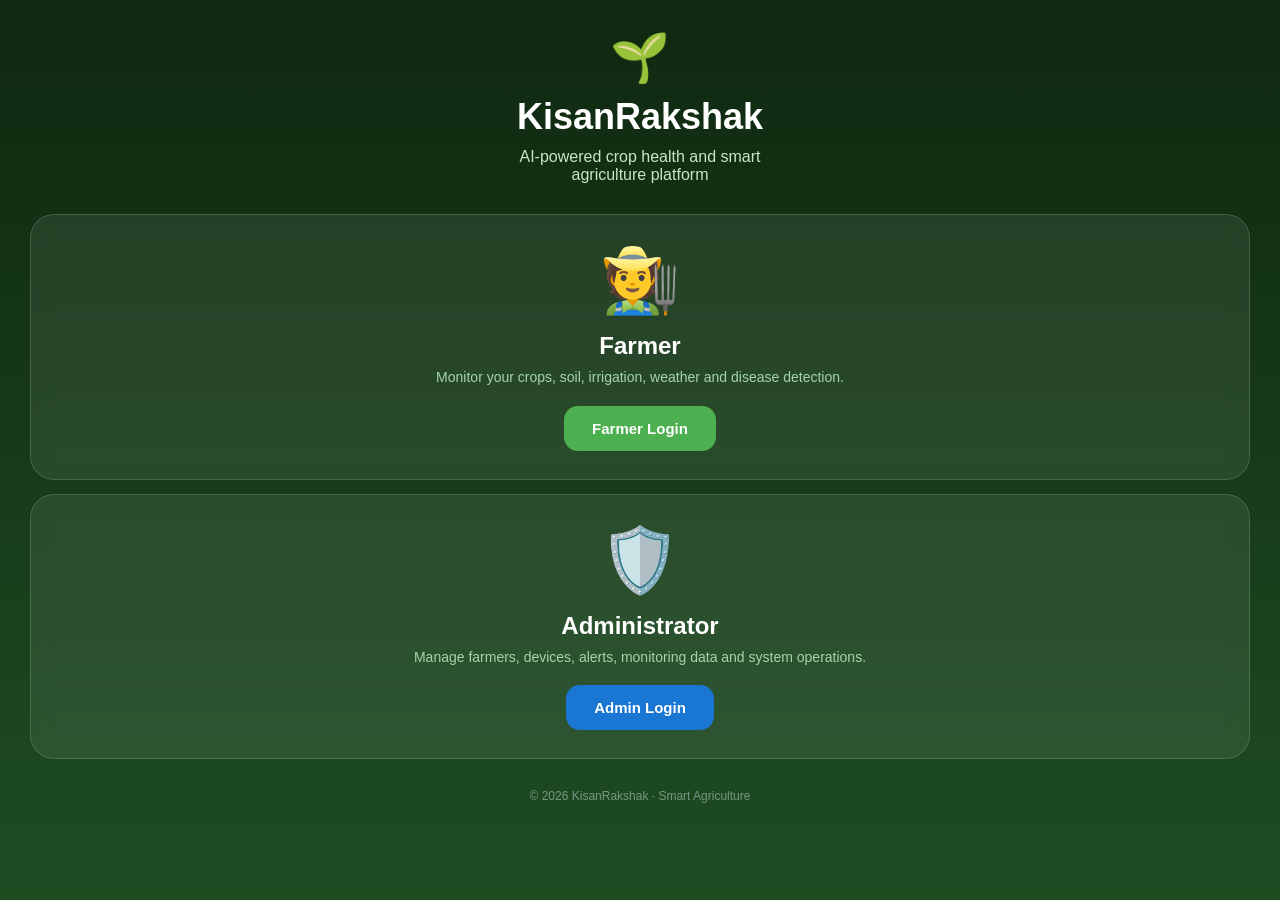
<file: frontend/index.html>
<!DOCTYPE html>
<html lang="en">
<head>
<meta charset="UTF-8">
<meta name="viewport" content="width=device-width, initial-scale=1.0">
<title>KisanRakshak - Smart Agriculture</title>
<style>
:root{--green:#2e7d32;--dark:#0f2810;--bg:#f5f7f2;--card:#fff;--blue:#1976d2}
*{margin:0;padding:0;box-sizing:border-box;font-family:'Segoe UI',sans-serif}
body{background:var(--bg)}
.page{display:none}.page.active{display:block}

/* LANDING PAGE - Your Screenshot */
#landing{background:linear-gradient(180deg,#0f2810,#1e4d22);min-height:100vh;color:white;text-align:center;padding:20px}
#landing .logo{font-size:48px;margin-top:10px}
#landing h1{font-size:36px;margin-top:10px}
#landing .sub{color:#c8e6c9;margin:10px 0 30px 0}
.role-card{background:rgba(255,255,255,0.08);backdrop-filter:blur(10px);border:1px solid rgba(255,255,255,0.15);border-radius:24px;padding:28px;margin:14px 10px}
.role-card .emoji{font-size:64px}
.role-card h2{margin:14px 0 8px 0}
.role-card p{color:#a5d6a7;font-size:14px;line-height:1.4}
.btn{border:none;border-radius:14px;padding:14px 28px;font-weight:700;font-size:15px;cursor:pointer;margin-top:18px}
.btn-green{background:#4caf50;color:white}
.btn-blue{background:#1976d2;color:white}
.footer{margin-top:30px;color:#789784;font-size:12px}

/* NAV */
.navbar{background:var(--card);padding:12px 16px;display:flex;flex-wrap:wrap;justify-content:space-between;border-bottom:1px solid #e6ece3;position:sticky;top:0;z-index:10}
.nav-links{display:flex;gap:8px;flex-wrap:wrap;margin-top:8px;width:100%}
.nav-links a{padding:6px 12px;background:#e8f5e9;border-radius:20px;font-size:13px;text-decoration:none;color:#2e4a2e;cursor:pointer}
.nav-links a.active{background:var(--green);color:white}
.card{background:var(--card);margin:12px;border-radius:18px;padding:18px;box-shadow:0 6px 18px rgba(0,0,0,0.06)}
.input, .select{width:100%;padding:12px;border:1px solid #e0e6dc;border-radius:12px;margin-top:4px}
.drop{border:2px dashed #a5d6a7;background:#f1f8e9;border-radius:14px;padding:24px;text-align:center;cursor:pointer}
.grid2{display:grid;grid-template-columns:1fr 1fr;gap:10px}
.sensor{border:1px solid #e6ece3;border-radius:14px;padding:12px;text-align:center}
.badge{background:#e8f5e9;color:var(--green);padding:6px 12px;border-radius:20px;font-size:12px}
.switch{width:46px;height:26px;background:#ccc;border-radius:20px;position:relative;cursor:pointer}
.switch.on{background:var(--green)} .knob{width:20px;height:20px;background:white;border-radius:50%;position:absolute;top:3px;left:3px;transition:.3s} .switch.on .knob{left:23px}
</style>
</head>
<body>

<!-- PAGE 1: LANDING - Your 2 screenshots -->
<div id="landing" class="page active">
  <div class="logo">🌱</div>
  <h1>KisanRakshak</h1>
  <p class="sub">AI-powered crop health and smart<br>agriculture platform</p>
  
  <div class="role-card">
    <div class="emoji">🧑‍🌾</div>
    <h2>Farmer</h2>
    <p>Monitor your crops, soil, irrigation, weather and disease detection.</p>
    <button class="btn btn-green" onclick="showPage('farmer-login')">Farmer Login</button>
  </div>
  
  <div class="role-card">
    <div class="emoji">🛡️</div>
    <h2>Administrator</h2>
    <p>Manage farmers, devices, alerts, monitoring data and system operations.</p>
    <button class="btn btn-blue" onclick="showPage('admin-login')">Admin Login</button>
  </div>
  
  <div class="footer">© 2026 KisanRakshak · Smart Agriculture</div>
</div>

<!-- PAGE 2: FARMER LOGIN -->
<div id="farmer-login" class="page">
  <div style="background:var(--dark);color:white;padding:30px 20px;text-align:center"><h2>🌱 Farmer Login</h2></div>
  <div class="card">
    <label>Mobile Number</label><input class="input" placeholder="+91 98XXXX XXXXX" value="98XXXX XXXXX">
    <label style="margin-top:12px;display:block">Password</label><input class="input" type="password" value="123456">
    <button class="btn btn-green" style="width:100%;margin-top:16px" onclick="showPage('dashboard')">Login as Farmer</button>
    <p style="text-align:center;margin-top:12px"><a href="#" onclick="showPage('landing')">← Back</a></p>
  </div>
</div>

<!-- PAGE 3: DASHBOARD - Your 5:57 screenshot -->
<div id="dashboard" class="page">
  <div class="navbar">
    <div>🌱 <b>Smart Agriculture</b> Farm Monitor</div>
    <div class="nav-links">
      <a class="active" onclick="showPage('dashboard')">📊 Dashboard</a>
      <a onclick="showPage('disease')">📷 Disease Detection</a>
      <a onclick="showPage('irrigation')">💧 Smart Irrigation</a>
      <a onclick="showPage('settings')">⚙️ Settings</a>
    </div>
  </div>
  <div style="padding:12px 16px"><span class="badge">LIVE FARM MONITORING</span><span style="float:right;font-size:12px">Logged in as Farmer</span></div>
  <div class="card">
    <h1>Good Morning,<br>Farmer!</h1>
    <p style="color:#666;margin:8px 0">Your crops are being monitored 24/7. Here's today's overview.</p>
    <div class="grid2">
      <div class="sensor"><b>1 Zone Active</b><br><span style="font-size:11px;color:#666">LIVE DATA - Connected field data is updating in real time</span></div>
      <div class="sensor"><b id="moist">42%</b><br><span>Soil Moisture</span></div>
      <div class="sensor"><b id="temp">27°C</b><br><span>Temperature</span></div>
      <div class="sensor"><b style="color:var(--green)">Healthy</b><br><span>Crop Status</span></div>
    </div>
  </div>
</div>

<!-- PAGE 4: DISEASE DETECTION -->
<div id="disease" class="page">
  <div class="navbar"><div class="nav-links"><a onclick="showPage('dashboard')">📊 Dashboard</a><a class="active">📷 Disease Detection</a><a onclick="showPage('irrigation')">💧 Smart Irrigation</a><a onclick="showPage('settings')">⚙️ Settings</a></div></div>
  <div class="card">
    <h3>Upload a Crop / Leaf Photo</h3>
    <p style="font-size:11px;color:#777">Connect a real model via detectDisease() in api.js</p>
    <div class="drop" onclick="document.getElementById('fileInput').click()">
      📷<br><b>Drag & drop an image here, or click to browse</b><br><span style="font-size:11px">JPEG, PNG or WEBP</span>
      <input type="file" id="fileInput" hidden accept="image/*"><img id="preview" style="max-width:100%;margin-top:10px;display:none;border-radius:10px">
    </div>
    <button class="btn btn-green" id="analyzeBtn" style="width:100%;margin-top:12px" disabled>✦ Analyze Image</button>
    <div id="result" style="margin-top:12px;background:#f9fbe7;padding:12px;border-radius:10px">🌿 Upload a leaf photo to see diagnosis</div>
  </div>
</div>

<!-- PAGE 5: IRRIGATION -->
<div id="irrigation" class="page">
  <div class="navbar"><div class="nav-links"><a onclick="showPage('dashboard')">📊 Dashboard</a><a onclick="showPage('disease')">📷 Disease</a><a class="active">💧 Smart Irrigation</a><a onclick="showPage('settings')">⚙️ Settings</a></div></div>
  <div class="card">
    <h3>💧 Irrigation Status</h3>
    <div class="grid2" style="margin-top:10px"><div class="sensor"><b id="moist2">42%</b><br><span>Soil Moisture</span></div><div class="sensor"><b>27°C</b><br><span>Soil Temp</span></div></div>
    <div style="display:flex;justify-content:space-between;margin-top:14px"><span><b>Water Pump</b><br><span id="pumpSt" style="font-size:12px;color:green">● OFF</span></span><div class="switch" id="pumpSw" onclick="togglePump()"><div class="knob"></div></div></div>
    <button class="btn btn-green" style="width:100%;background:#0288d1;margin-top:12px" onclick="togglePump(true)">💧 Irrigate Now</button>
  </div>
</div>

<!-- PAGE 6: SETTINGS - Your other screenshots -->
<div id="settings" class="page">
  <div class="navbar"><div class="nav-links"><a onclick="showPage('dashboard')">📊 Dashboard</a><a onclick="showPage('settings')" class="active">⚙️ Settings</a></div></div>
  <div class="card"><h3>👤 Profile</h3><label>Farmer Name</label><input class="input" value="Ramesh Patil"><label style="margin-top:8px;display:block">Farm Location</label><input class="input" value="Phaltan, Maharashtra"></div>
  <div class="card"><h3>⚙️ Preferences</h3><div style="display:flex;justify-content:space-between;margin-top:10px"><span>Dark Mode</span><div class="switch" onclick="this.classList.toggle('on')"><div class="knob"></div></div></div></div>
  <button class="btn btn-green" style="margin:12px;width:calc(100% - 24px)" onclick="alert('Saved!')">💾 Save Changes</button>
  <button class="btn" style="margin:0 12px;width:calc(100% - 24px);background:#fff3e0;color:#e65100" onclick="showPage('landing')">🚪 Log out</button>
</div>

<script>
function showPage(id){document.querySelectorAll('.page').forEach(p=>p.classList.remove('active'));document.getElementById(id).classList.add('active');window.scrollTo(0,0);}
// Disease
let file=null;const fi=document.getElementById('fileInput');if(fi){fi.onchange=e=>{file=e.target.files[0];let pre=document.getElementById('preview');pre.src=URL.createObjectURL(file);pre.style.display='block';document.getElementById('analyzeBtn').disabled=false;};}
document.getElementById('analyzeBtn').onclick=async function(){this.textContent='Analyzing...';await new Promise(r=>setTimeout(r,1500));document.getElementById('result').innerHTML='<div style="border-left:4px solid #4caf50;background:#e8f5e9;padding:10px;border-radius:8px"><b>Healthy Leaf - 98.1%</b><br>Recommendation: Crop is healthy!</div>';this.textContent='✦ Analyze Image';};
// Live data
setInterval(()=>{let m=Math.round(35+Math.random()*20);let el=document.getElementById('moist');if(el)el.textContent=m+'%';let el2=document.getElementById('moist2');if(el2)el2.textContent=m+'%';},2000);
function togglePump(force){let sw=document.getElementById('pumpSw');let st=document.getElementById('pumpSt');let on=force!==undefined?force:!sw.classList.contains('on');sw.classList.toggle('on',on);st.innerHTML=on?'● ON - Irrigating...':'● OFF';st.style.color=on?'#0288d1':'green';}
</script>
</body>
</html>
</file>
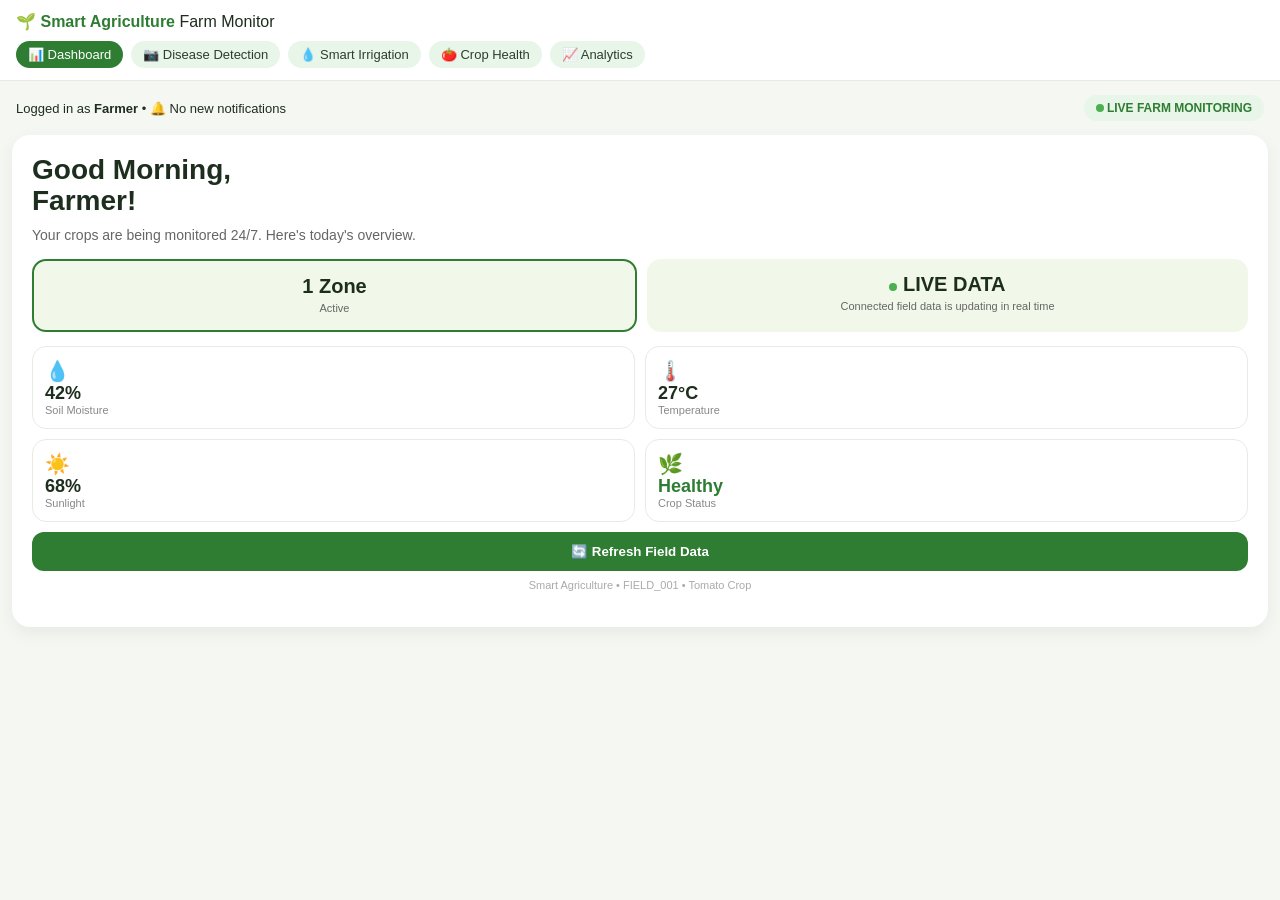
<file: frontend/farmer-dashboard.html>
<!DOCTYPE html>
<html lang="en">
<head>
<meta charset="UTF-8">
<meta name="viewport" content="width=device-width, initial-scale=1.0">
<title>Dashboard - Smart Agriculture</title>
<style>
:root{--green:#2e7d32;--light:#e8f5e9;--bg:#f5f7f2;--card:#fff;--border:#e6ece3}
*{margin:0;padding:0;box-sizing:border-box;font-family:'Segoe UI',sans-serif}
body{background:var(--bg);color:#1e2e1e}
.navbar{background:var(--card);padding:12px 16px;display:flex;flex-wrap:wrap;justify-content:space-between;align-items:center;border-bottom:1px solid var(--border);position:sticky;top:0;z-index:10}
.logo b{color:var(--green)}
.nav-links{width:100%;margin-top:10px;display:flex;flex-wrap:wrap;gap:8px}
.nav-links a{text-decoration:none;color:#2c3e2c;background:var(--light);padding:6px 12px;border-radius:20px;font-size:13px}
.nav-links a:first-child{background:var(--green);color:white}
.top{padding:14px 16px;display:flex;justify-content:space-between;align-items:center}
.badge-live{background:#e8f5e9;color:var(--green);padding:6px 12px;border-radius:20px;font-size:12px;font-weight:600}
.card{background:var(--card);margin:0 12px 14px 12px;border-radius:18px;padding:20px;box-shadow:0 6px 18px rgba(0,0,0,0.06)}
.hero h1{font-size:28px;line-height:1.1}
.hero p{color:#666;margin:10px 0 16px 0;font-size:14px}
.stats{display:flex;gap:10px;margin-top:12px}
.stat{flex:1;background:#f1f8e9;border-radius:14px;padding:14px;text-align:center}
.stat b{font-size:20px;display:block}
.stat span{font-size:11px;color:#666}
.stat.active{border:2px solid var(--green)}
.grid{display:grid;grid-template-columns:1fr 1fr;gap:10px;margin-top:14px}
.sensor{border:1px solid var(--border);border-radius:14px;padding:12px}
.sensor b{font-size:18px}
.sensor span{font-size:11px;color:#888;display:block}
.sensor .icon{font-size:20px}
.btn{width:100%;background:var(--green);color:white;border:none;padding:12px;border-radius:12px;font-weight:600;margin-top:10px}
.dot{width:8px;height:8px;background:#4caf50;border-radius:50%;display:inline-block;animation:blink 1s infinite}
@keyframes blink{0%,100%{opacity:1} 50%{opacity:0.3}}
</style>
</head>
<body>

<div class="navbar">
  <div class="logo">🌱 <b>Smart Agriculture</b> Farm Monitor</div>
  <div class="nav-links">
    <a>📊 Dashboard</a>
    <a>📷 Disease Detection</a>
    <a>💧 Smart Irrigation</a>
    <a>🍅 Crop Health</a>
    <a>📈 Analytics</a>
  </div>
</div>

<div class="top">
  <span style="font-size:13px">Logged in as <b>Farmer</b> • 🔔 No new notifications</span>
  <span class="badge-live"><span class="dot"></span> LIVE FARM MONITORING</span>
</div>

<div class="card hero">
  <h1>Good Morning,<br>Farmer!</h1>
  <p>Your crops are being monitored 24/7. Here's today's overview.</p>
  
  <div class="stats">
    <div class="stat active">
      <b>1 Zone</b>
      <span>Active</span>
    </div>
    <div class="stat">
      <b><span class="dot"></span> LIVE DATA</b>
      <span>Connected field data is updating in real time</span>
    </div>
  </div>

  <div class="grid" id="fieldData">
    <div class="sensor"><div class="icon">💧</div><b id="moist">42%</b><span>Soil Moisture</span></div>
    <div class="sensor"><div class="icon">🌡️</div><b id="temp">27°C</b><span>Temperature</span></div>
    <div class="sensor"><div class="icon">☀️</div><b id="light">68%</b><span>Sunlight</span></div>
    <div class="sensor"><div class="icon">🌿</div><b style="color:var(--green)">Healthy</b><span>Crop Status</span></div>
  </div>

  <button class="btn" onclick="location.reload()">🔄 Refresh Field Data</button>
  <p style="text-align:center;font-size:11px;color:#aaa;margin-top:8px">Smart Agriculture • FIELD_001 • Tomato Crop</p>
</div>

<script>
// Simulate live field data - replace with real API later
let m=42, t=27, l=68;
setInterval(()=>{
  m=Math.max(20,Math.min(80,m+(Math.random()-0.5)));
  t=Math.max(22,Math.min(35,t+(Math.random()-0.5)*0.5));
  l=Math.max(40,Math.min(95,l+(Math.random()-0.5)));
  document.getElementById('moist').textContent=Math.round(m)+'%';
  document.getElementById('temp').textContent=Math.round(t)+'°C';
  document.getElementById('light').textContent=Math.round(l)+'%';
},2000);

// For REAL ESP32 / Firebase:
// async function loadFieldData(){
//   const res = await fetch('http://YOUR_ESP_IP/data');
//   const data = await res.json();
//   document.getElementById('moist').textContent=data.moisture+'%';
// }
</script>
</body>
</html>
</file>
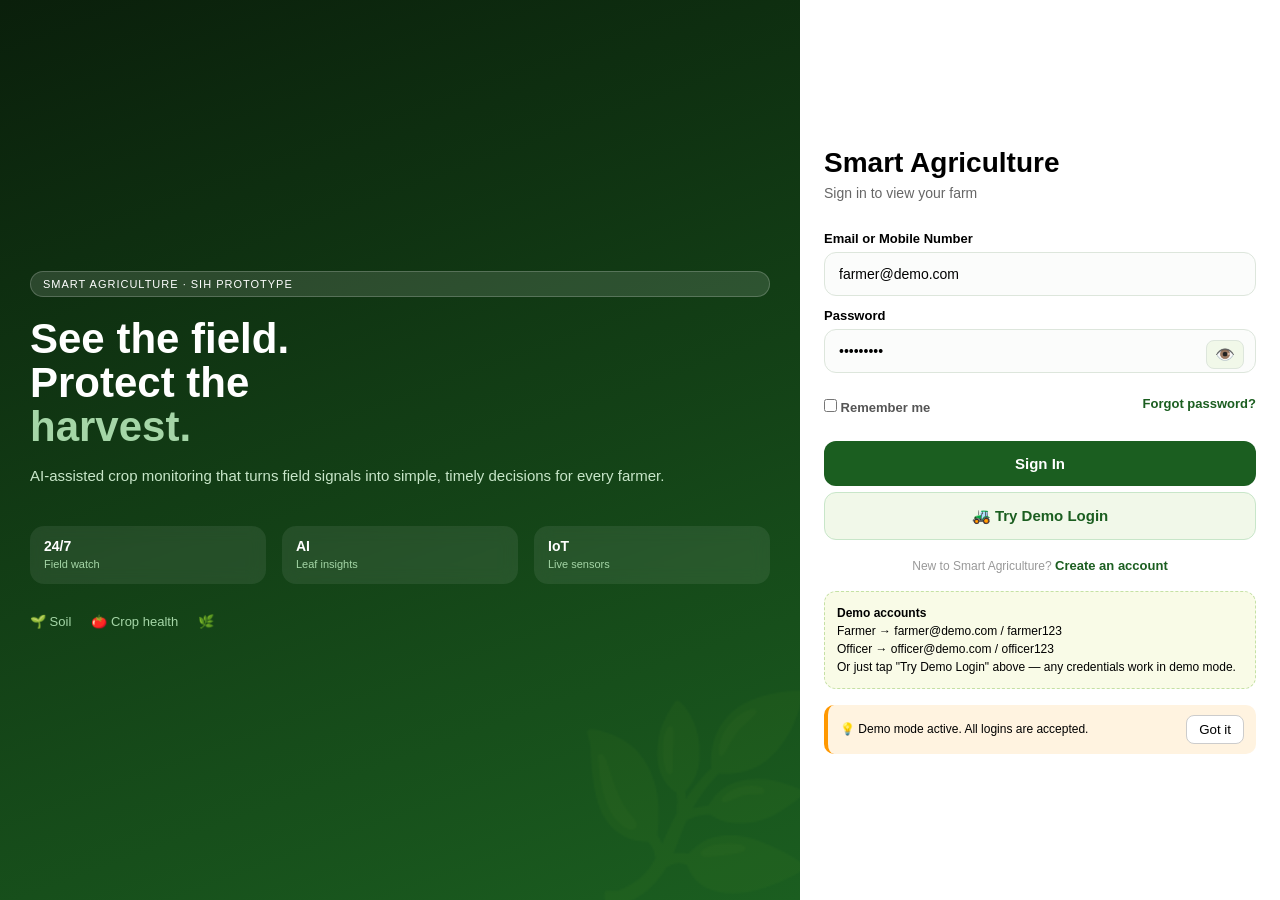
<file: frontend/login.html>
<!DOCTYPE html>
<html lang="en">
<head>
<meta charset="UTF-8">
<meta name="viewport" content="width=device-width, initial-scale=1.0">
<title>Smart Agriculture - SIH Prototype</title>
<style>
:root{--green:#1b5e20;--light:#e8f5e9;--bg:#f6f8f3;--card:#ffffff}
*{margin:0;padding:0;box-sizing:border-box;font-family:'Segoe UI',Inter,sans-serif}
body{background:var(--bg);display:flex;min-height:100vh}
.left{flex:1;background:linear-gradient(160deg,#0a1f0b 0%,#1b5e20 100%);color:white;padding:40px 30px;display:flex;flex-direction:column;justify-content:center;position:relative;overflow:hidden}
.left::after{content:'🌿';position:absolute;font-size:200px;opacity:0.08;right:-20px;bottom:-20px}
.badge{display:inline-block;background:rgba(255,255,255,0.12);border:1px solid rgba(255,255,255,0.2);padding:6px 12px;border-radius:20px;font-size:11px;letter-spacing:1px;margin-bottom:20px}
.left h1{font-size:42px;line-height:1.05;font-weight:800}
.left h1 span{color:#a5d6a7}
.left p.desc{color:#c8e6c9;margin:16px 0 28px 0;line-height:1.5;font-size:15px}
.features{display:flex;gap:16px;margin-top:10px}
.feat{background:rgba(255,255,255,0.08);backdrop-filter:blur(8px);border-radius:14px;padding:12px 14px;flex:1}
.feat b{display:block;font-size:14px}.feat span{font-size:11px;color:#a5d6a7}
.bottom-icons{margin-top:30px;display:flex;gap:20px;font-size:13px;color:#a5d6a7}

.right{flex:1;background:var(--card);padding:30px 24px;display:flex;flex-direction:column;justify-content:center;max-width:480px}
.right h2{font-size:28px}
.right .sub{color:#666;font-size:14px;margin:6px 0 18px 0}
label{font-size:13px;font-weight:600;margin:12px 0 6px 0;display:block}
.input-wrap{position:relative}
.input{width:100%;padding:13px 14px;border:1px solid #dde6dc;border-radius:12px;background:#fbfcfb;font-size:14px;outline:none}
.input:focus{border-color:var(--green);background:white}
.eye{position:absolute;right:12px;top:11px;cursor:pointer;background:#f1f8e9;border:1px solid #dde6dc;border-radius:8px;padding:4px 8px}
.row{display:flex;justify-content:space-between;align-items:center;margin:14px 0}
.check{font-size:13px;color:#555}
.link{color:var(--green);text-decoration:none;font-weight:600;font-size:13px}
.btn{width:100%;padding:14px;border:none;border-radius:12px;font-weight:700;font-size:15px;cursor:pointer;margin-top:6px}
.btn-green{background:var(--green);color:white}
.btn-demo{background:#f1f8e9;color:var(--green);border:1px solid #c8e6c9;display:flex;justify-content:center;gap:8px}
.divider{text-align:center;color:#999;font-size:12px;margin:18px 0}
.demo-box{background:#f9fbe7;border:1px dashed #c5e1a5;border-radius:12px;padding:12px;font-size:12px;line-height:1.5}
.notice{background:#fff3e0;border-left:4px solid #ff9800;padding:10px 12px;border-radius:10px;margin-top:16px;font-size:12px;display:flex;justify-content:space-between;align-items:center}
@media(max-width:800px){body{flex-direction:column}.left{padding:24px 20px}.left h1{font-size:32px}.right{max-width:100%}}
</style>
</head>
<body>

<div class="left">
  <div class="badge">SMART AGRICULTURE · SIH PROTOTYPE</div>
  <h1>See the field.<br>Protect the<br><span>harvest.</span></h1>
  <p class="desc">AI-assisted crop monitoring that turns field signals into simple, timely decisions for every farmer.</p>
  
  <div class="features">
    <div class="feat"><b>24/7</b><span>Field watch</span></div>
    <div class="feat"><b>AI</b><span>Leaf insights</span></div>
    <div class="feat"><b>IoT</b><span>Live sensors</span></div>
  </div>
  
  <div class="bottom-icons">
    <div>🌱 Soil</div>
    <div>🍅 Crop health</div>
    <div>🌿</div>
  </div>
</div>

<div class="right">
  <h2>Smart Agriculture</h2>
  <p class="sub">Sign in to view your farm</p>

  <label>Email or Mobile Number</label>
  <input class="input" id="email" placeholder="you@example.com or 9876543210" value="farmer@demo.com">

  <label>Password</label>
  <div class="input-wrap">
    <input class="input" id="pass" type="password" value="farmer123">
    <span class="eye" onclick="togglePass()">👁️</span>
  </div>

  <div class="row">
    <label class="check"><input type="checkbox"> Remember me</label>
    <a class="link" href="#">Forgot password?</a>
  </div>

  <button class="btn btn-green" onclick="login()">Sign In</button>
  <button class="btn btn-demo" onclick="demoLogin()">🚜 Try Demo Login</button>

  <div class="divider">New to Smart Agriculture? <a class="link" href="#">Create an account</a></div>

  <div class="demo-box">
    <b>Demo accounts</b><br>
    Farmer → farmer@demo.com / farmer123<br>
    Officer → officer@demo.com / officer123<br>
    Or just tap "Try Demo Login" above — any credentials work in demo mode.
  </div>

  <div class="notice" id="notice">
    <span>💡 Demo mode active. All logins are accepted.</span>
    <button style="border:1px solid #ccc;background:white;padding:6px 12px;border-radius:8px;cursor:pointer" onclick="document.getElementById('notice').style.display='none'">Got it</button>
  </div>
</div>

<script>
function togglePass(){
  let p=document.getElementById('pass');
  p.type=p.type==='password'?'text':'password';
}
function login(){
  let e=document.getElementById('email').value;
  let p=document.getElementById('pass').value;
  if(!e||!p){alert('Enter email and password');return;}
  alert('✅ Logged in as '+e+'\nRedirecting to dashboard...');
  // window.location.href='dashboard.html';
}
function demoLogin(){
  document.getElementById('email').value='farmer@demo.com';
  document.getElementById('pass').value='farmer123';
  login();
}
</script>
</body>
</html>
</file>
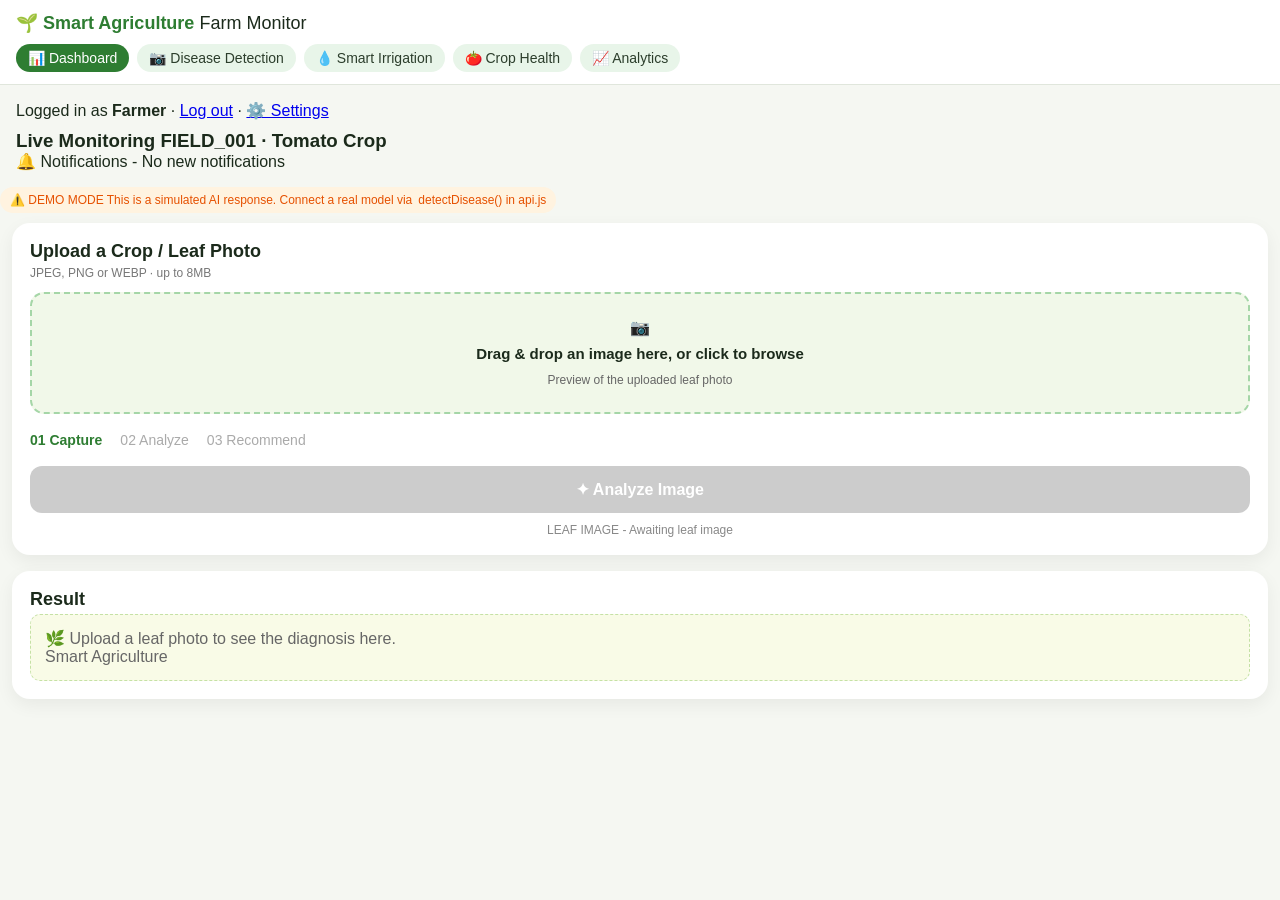
<file: frontend/pages/disease-detection.html>
<!DOCTYPE html>
<html lang="en">
<head>
<meta charset="UTF-8">
<meta name="viewport" content="width=device-width, initial-scale=1.0">
<title>Smart Agriculture - Farm Monitor</title>
<style>
:root{--green:#2e7d32;--light:#e8f5e9;--bg:#f5f7f2;--card:#ffffff;--text:#1b2a1b}
*{margin:0;padding:0;box-sizing:border-box;font-family:'Segoe UI',sans-serif}
body{background:var(--bg);color:var(--text)}
.navbar{background:var(--card);padding:12px 16px;display:flex;flex-wrap:wrap;justify-content:space-between;align-items:center;border-bottom:1px solid #e0e6dc;position:sticky;top:0;z-index:10}
.logo{font-size:18px} .logo b{color:var(--green)}
.nav-links{width:100%;margin-top:10px;display:flex;flex-wrap:wrap;gap:8px}
.nav-links a{text-decoration:none;color:#2c3e2c;background:var(--light);padding:6px 12px;border-radius:20px;font-size:14px;font-weight:500}
.nav-links a.active{background:var(--green);color:white}
.top{padding:16px}
.badge{display:inline-flex;gap:6px;align-items:center;background:#fff3e0;color:#e65100;padding:6px 10px;border-radius:20px;font-size:12px;margin-bottom:10px}
.card{background:var(--card);margin:0 12px 16px 12px;border-radius:18px;padding:18px;box-shadow:0 6px 18px rgba(0,0,0,0.06)}
.card h2{font-size:18px;margin-bottom:4px}
.card .sub{font-size:12px;color:#777;margin-bottom:12px}
.drop{border:2px dashed #a5d6a7;background:#f1f8e9;border-radius:14px;padding:24px 12px;text-align:center;cursor:pointer}
.drop b{display:block;margin:8px 0;font-size:15px}
.drop span{font-size:12px;color:#666}
#preview{width:100%;max-height:240px;object-fit:contain;margin-top:12px;border-radius:10px;display:none}
.steps{display:flex;gap:18px;margin:18px 0;color:#aaa;font-size:14px}
.steps .active{color:var(--green);font-weight:700}
.btn{width:100%;background:var(--green);color:white;border:none;padding:14px;border-radius:12px;font-size:16px;font-weight:600}
.btn:disabled{background:#ccc}
.filename{text-align:center;margin-top:10px;font-size:12px;color:#888}
.result{min-height:80px}
.empty{background:#f9fbe7;border:1px dashed #c5e1a5;padding:14px;border-radius:10px;color:#666}
.tag{display:inline-block;background:var(--light);padding:4px 10px;border-radius:20px;font-size:12px;color:var(--green);margin-top:8px}
</style>
</head>
<body>

<div class="navbar">
  <div class="logo">🌱 <b>Smart Agriculture</b> Farm Monitor</div>
  <div class="nav-links">
    <a class="active">📊 Dashboard</a>
    <a>📷 Disease Detection</a>
    <a>💧 Smart Irrigation</a>
    <a>🍅 Crop Health</a>
    <a>📈 Analytics</a>
  </div>
</div>

<div class="top">
  <p>Logged in as <b>Farmer</b> · <a href="#">Log out</a> · <a href="#">⚙️ Settings</a></p>
  <h3 style="margin-top:10px">Live Monitoring FIELD_001 · Tomato Crop</h3>
  <p>🔔 Notifications - No new notifications</p>
</div>

<div class="badge">⚠️ DEMO MODE This is a simulated AI response. Connect a real model via <code>detectDisease() in api.js</code></div>

<div class="card">
  <h2>Upload a Crop / Leaf Photo</h2>
  <p class="sub">JPEG, PNG or WEBP · up to 8MB</p>
  
  <div class="drop" id="dropZone">
    <div>📷</div>
    <b>Drag & drop an image here, or click to browse</b>
    <span>Preview of the uploaded leaf photo</span>
    <input type="file" id="fileInput" accept="image/*" hidden>
    <img id="preview">
  </div>

  <div class="steps">
    <div id="s1" class="active">01 Capture</div>
    <div id="s2">02 Analyze</div>
    <div id="s3">03 Recommend</div>
  </div>

  <button class="btn" id="analyzeBtn" disabled>✦ Analyze Image</button>
  <div class="filename" id="fileName">LEAF IMAGE - Awaiting leaf image</div>
</div>

<div class="card result">
  <h2>Result</h2>
  <div id="result">
    <div class="empty">🌿 Upload a leaf photo to see the diagnosis here.<br>Smart Agriculture</div>
  </div>
</div>

<script>
// === api.js - CHANGE THIS TO YOUR REAL MODEL ===
async function detectDisease(file){
  await new Promise(r=>setTimeout(r,1800));
  const samples=[
    {name:"Tomato Early Blight",conf:"92.3%",type:"disease",cure:"Remove affected leaves. Spray Mancozeb 2g/L. Avoid overhead watering."},
    {name:"Healthy Leaf",conf:"98.1%",type:"healthy",cure:"Crop is healthy! Maintain regular irrigation and monitoring."},
    {name:"Leaf Curl Virus",conf:"87.5%",type:"disease",cure:"Control whiteflies with Neem oil. Remove severely infected plants."}
  ];
  return samples[Math.floor(Math.random()*samples.length)];
}

// === script.js ===
const dropZone=document.getElementById('dropZone');
const fileInput=document.getElementById('fileInput');
const preview=document.getElementById('preview');
const btn=document.getElementById('analyzeBtn');
const result=document.getElementById('result');
const fileName=document.getElementById('fileName');
let file=null;

dropZone.onclick=()=>fileInput.click();
dropZone.ondragover=e=>{e.preventDefault();dropZone.style.borderColor='#2e7d32'};
dropZone.ondrop=e=>{e.preventDefault();handle(e.dataTransfer.files[0])};
fileInput.onchange=()=>handle(fileInput.files[0]);

function handle(f){
  if(!f) return;
  file=f;
  fileName.textContent="LEAF IMAGE - "+f.name;
  preview.src=URL.createObjectURL(f);
  preview.style.display='block';
  btn.disabled=false;
  document.getElementById('s1').classList.add('active');
}

btn.onclick=async()=>{
  btn.textContent='Analyzing...';
  btn.disabled=true;
  document.getElementById('s2').classList.add('active');
  result.innerHTML='<div class="empty">🔍 Analyzing with AI...</div>';
  
  const r=await detectDisease(file);
  
  document.getElementById('s3').classList.add('active');
  result.innerHTML=`
    <div style="border-left:4px solid ${r.type=='healthy'?'#2e7d32':'#ff9800'};background:${r.type=='healthy'?'#e8f5e9':'#fff3e0'};padding:14px;border-radius:10px">
      <b>${r.name}</b> <span class="tag">${r.conf}</span>
      <p style="margin-top:8px;font-size:14px"><b>Recommendation:</b> ${r.cure}</p>
    </div>
  `;
  btn.textContent='✦ Analyze Image';
  btn.disabled=false;
}
</script>
</body>
</html>
</file>
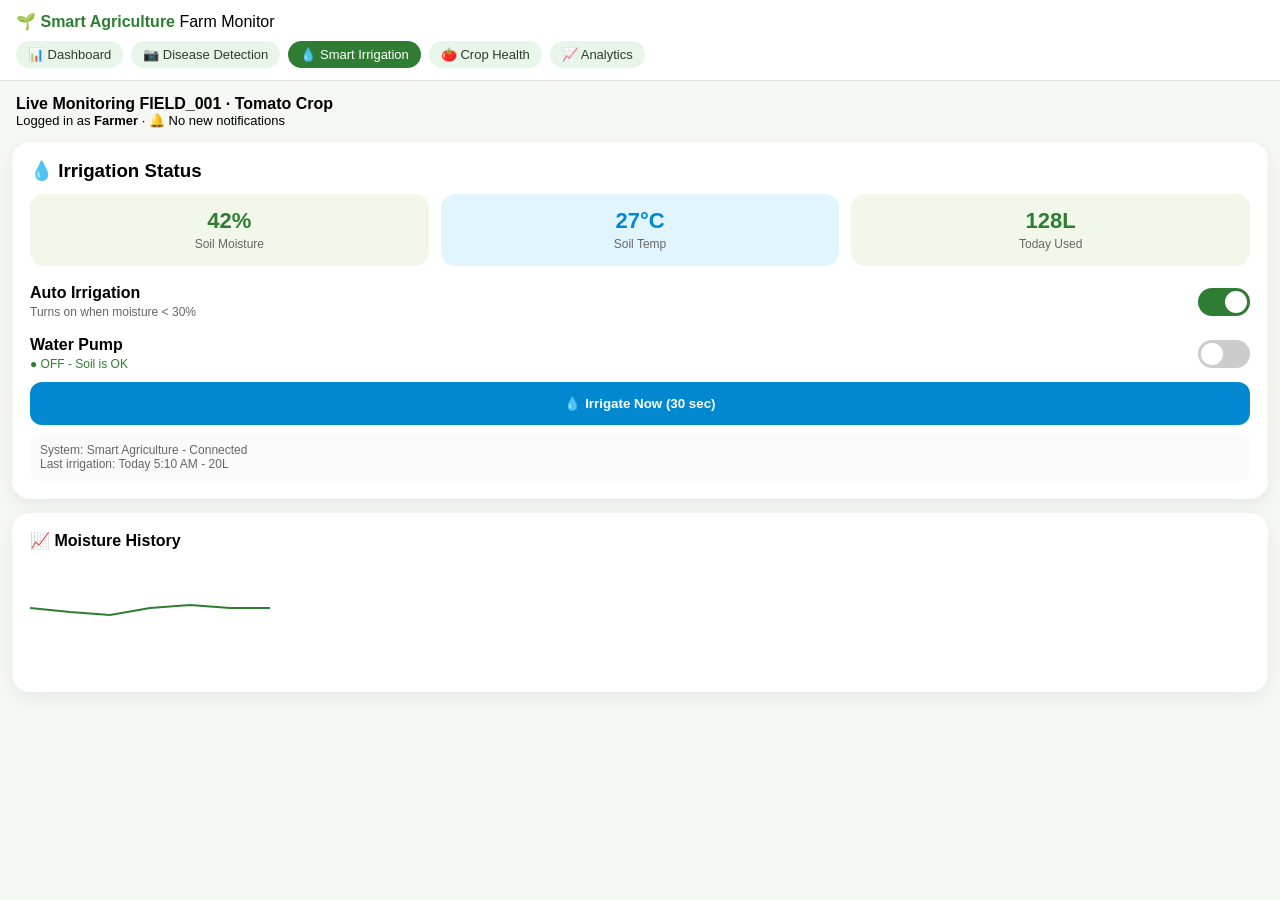
<file: frontend/pages/irrigation.html>
<!DOCTYPE html>
<html lang="en">
<head>
<meta charset="UTF-8">
<meta name="viewport" content="width=device-width, initial-scale=1.0">
<title>Smart Irrigation - Smart Agriculture</title>
<style>
:root{--green:#2e7d32;--blue:#0288d1;--bg:#f5f7f2;--card:#fff}
*{margin:0;padding:0;box-sizing:border-box;font-family:'Segoe UI',sans-serif}
body{background:var(--bg)}
.navbar{background:var(--card);padding:12px 16px;display:flex;flex-wrap:wrap;justify-content:space-between;align-items:center;border-bottom:1px solid #e0e6dc}
.logo b{color:var(--green)}
.nav-links{width:100%;margin-top:10px;display:flex;flex-wrap:wrap;gap:8px}
.nav-links a{text-decoration:none;color:#2c3e2c;background:#e8f5e9;padding:6px 12px;border-radius:20px;font-size:13px}
.nav-links a:nth-child(3){background:var(--green);color:white}
.top{padding:14px 16px}
.top h3{font-size:16px}
.card{background:var(--card);margin:0 12px 14px 12px;border-radius:18px;padding:18px;box-shadow:0 6px 18px rgba(0,0,0,0.06)}
.row{display:flex;gap:12px}
.stat{flex:1;background:#f1f8e9;border-radius:14px;padding:14px;text-align:center}
.stat b{font-size:22px;display:block;color:var(--green)}
.stat span{font-size:12px;color:#666}
.stat.blue{background:#e1f5fe} .stat.blue b{color:var(--blue)}
.switch{width:52px;height:28px;background:#ccc;border-radius:20px;position:relative;cursor:pointer;transition:0.3s}
.switch.on{background:var(--green)}
.knob{width:22px;height:22px;background:white;border-radius:50%;position:absolute;top:3px;left:3px;transition:0.3s}
.switch.on .knob{left:27px}
.btn{width:100%;background:var(--blue);color:white;border:none;padding:14px;border-radius:12px;font-weight:600;margin-top:10px}
.log{font-size:12px;color:#666;margin-top:8px;background:#fafafa;padding:10px;border-radius:10px}
</style>
</head>
<body>

<div class="navbar">
  <div class="logo">🌱 <b>Smart Agriculture</b> Farm Monitor</div>
  <div class="nav-links">
    <a>📊 Dashboard</a>
    <a>📷 Disease Detection</a>
    <a>💧 Smart Irrigation</a>
    <a>🍅 Crop Health</a>
    <a>📈 Analytics</a>
  </div>
</div>

<div class="top">
  <h3>Live Monitoring FIELD_001 · Tomato Crop</h3>
  <p style="font-size:13px">Logged in as <b>Farmer</b> · 🔔 No new notifications</p>
</div>

<div class="card">
  <h3 style="margin-bottom:12px">💧 Irrigation Status</h3>
  <div class="row">
    <div class="stat">
      <b id="moisture">42%</b>
      <span>Soil Moisture</span>
    </div>
    <div class="stat blue">
      <b id="temp">27°C</b>
      <span>Soil Temp</span>
    </div>
    <div class="stat">
      <b id="water">128L</b>
      <span>Today Used</span>
    </div>
  </div>

  <div style="display:flex;justify-content:space-between;align-items:center;margin-top:18px">
    <div>
      <b>Auto Irrigation</b><br><span style="font-size:12px;color:#666">Turns on when moisture < 30%</span>
    </div>
    <div class="switch on" id="autoSwitch" onclick="toggleAuto()"><div class="knob"></div></div>
  </div>

  <div style="display:flex;justify-content:space-between;align-items:center;margin-top:16px">
    <div>
      <b>Water Pump</b><br><span id="pumpStatus" style="font-size:12px;color:#2e7d32">● OFF - Soil is OK</span>
    </div>
    <div class="switch" id="pumpSwitch" onclick="togglePump()"><div class="knob"></div></div>
  </div>

  <button class="btn" onclick="irrigateNow()">💧 Irrigate Now (30 sec)</button>
  <div class="log" id="log">System: Smart Agriculture - Connected<br>Last irrigation: Today 5:10 AM - 20L</div>
</div>

<div class="card">
  <h4>📈 Moisture History</h4>
  <canvas id="chart" height="120"></canvas>
</div>

<script>
// Simulated sensor data - replace with real API
let moisture=42, isAuto=true, pumpOn=false;

function updateUI(){
  document.getElementById('moisture').textContent=moisture+'%';
  if(moisture<30 && isAuto && !pumpOn){ togglePump(true); }
  if(moisture>60 && pumpOn){ togglePump(false); }
}

function toggleAuto(){
  isAuto=!isAuto;
  document.getElementById('autoSwitch').classList.toggle('on', isAuto);
  log(`Auto irrigation ${isAuto?'ENABLED':'DISABLED'}`);
}

function togglePump(force){
  if(typeof force==='boolean') pumpOn=force; else pumpOn=!pumpOn;
  document.getElementById('pumpSwitch').classList.toggle('on', pumpOn);
  document.getElementById('pumpStatus').innerHTML = pumpOn ? 
    '<span style="color:#0288d1">● ON - Irrigating...</span>' : 
    '<span style="color:#2e7d32">● OFF - Soil is OK</span>';
  if(pumpOn){ moisture+=2; log('Pump STARTED - Watering field...'); }
  else{ log('Pump STOPPED'); }
}

function irrigateNow(){
  togglePump(true);
  log('Manual irrigation for 30 sec started');
  setTimeout(()=>togglePump(false), 3000);
}

function log(msg){
  const el=document.getElementById('log');
  el.innerHTML = new Date().toLocaleTimeString() + ' - ' + msg + '<br>' + el.innerHTML;
}

// Fake sensor fluctuation
setInterval(()=>{
  if(!pumpOn) moisture = Math.max(15, moisture + (Math.random()-0.5));
  else moisture = Math.min(85, moisture + 1.5);
  updateUI();
}, 2000);

// Simple chart
const c=document.getElementById('chart').getContext('2d');
let data=[40,42,38,35,42,45,42];
setInterval(()=>{
  data.shift(); data.push(moisture);
  c.clearRect(0,0,300,120);
  c.beginPath(); c.strokeStyle='#2e7d32'; c.lineWidth=2;
  data.forEach((v,i)=>{ let x=i*40, y=100-v; if(i==0) c.moveTo(x,y); else c.lineTo(x,y); });
  c.stroke();
},1000);

// === FOR REAL HARDWARE (ESP32) ===
// Replace above with:
// async function fetchStatus(){
//   let res = await fetch('http://YOUR_ESP_IP/status');
//   let j = await res.json(); // {moisture, temp, pump}
//   moisture=j.moisture; updateUI();
// }
// setInterval(fetchStatus, 3000);
</script>
</body>
</html>
</file>
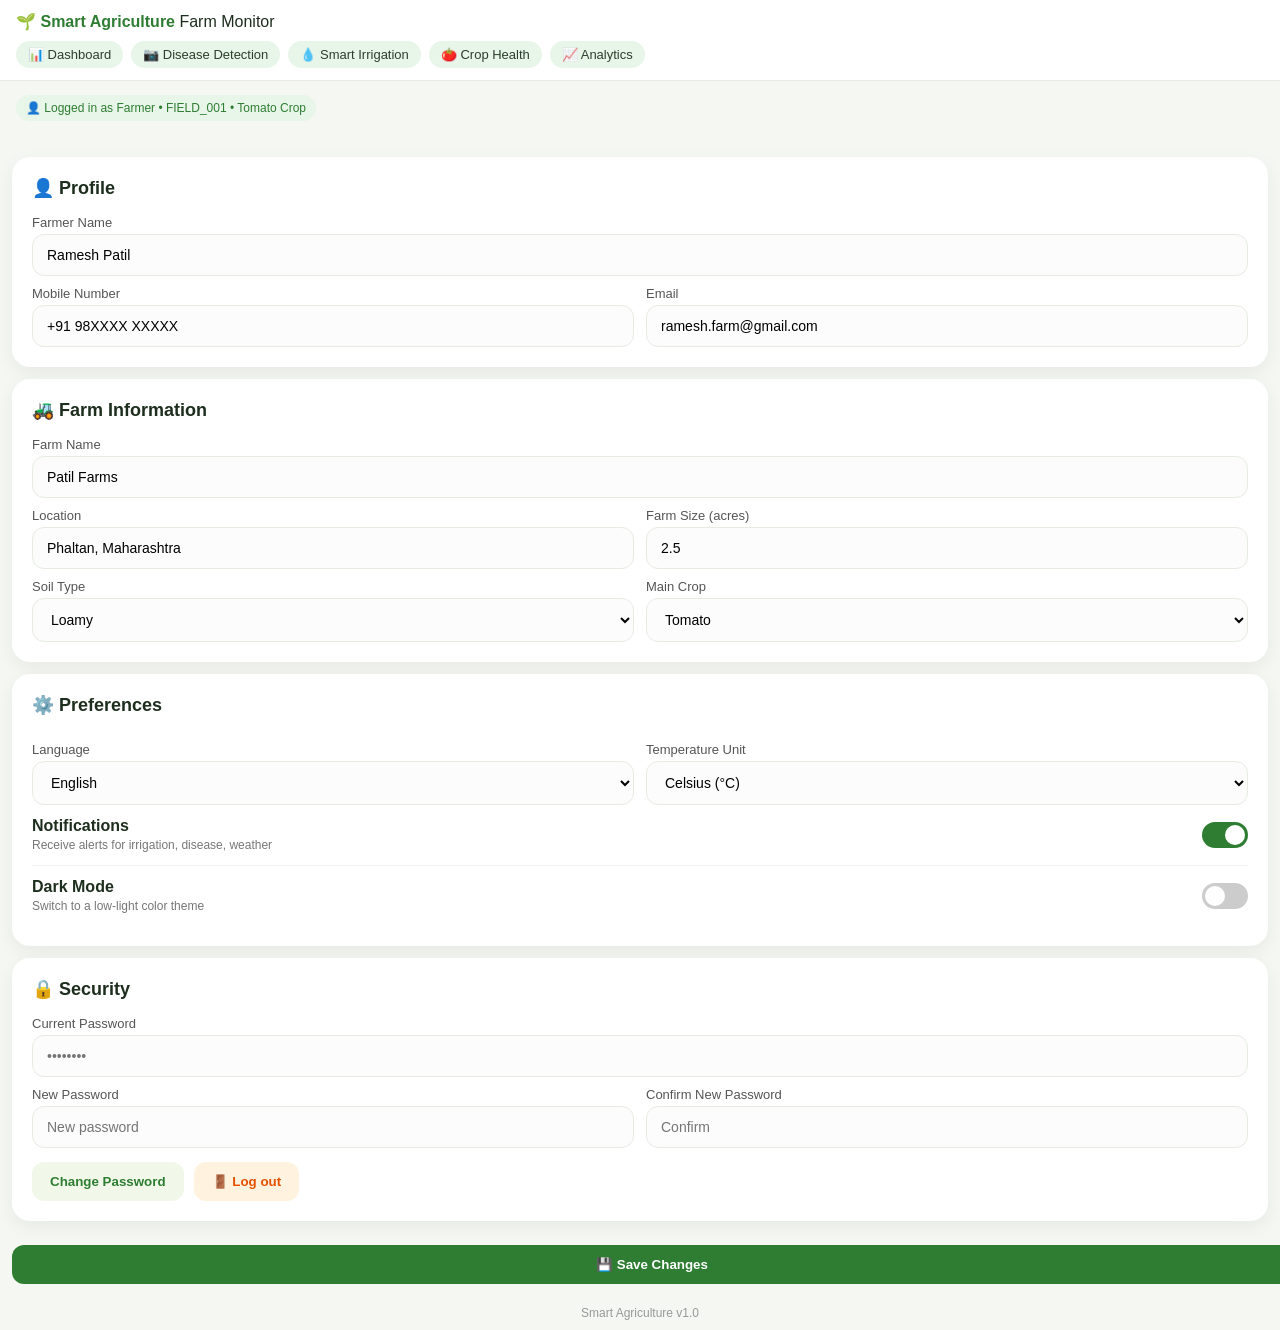
<file: frontend/pages/settings.html>
<!DOCTYPE html>
<html lang="en">
<head>
<meta charset="UTF-8">
<meta name="viewport" content="width=device-width, initial-scale=1.0">
<title>Settings - Smart Agriculture</title>
<style>
:root{--green:#2e7d32;--bg:#f5f7f2;--card:#fff;--border:#e6ece3}
*{margin:0;padding:0;box-sizing:border-box;font-family:'Segoe UI',sans-serif}
body{background:var(--bg);color:#1e2e1e}
.navbar{background:var(--card);padding:12px 16px;display:flex;flex-wrap:wrap;justify-content:space-between;align-items:center;border-bottom:1px solid var(--border)}
.logo b{color:var(--green)}
.nav-links{width:100%;margin-top:10px;display:flex;flex-wrap:wrap;gap:8px}
.nav-links a{text-decoration:none;color:#2c3e2c;background:#e8f5e9;padding:6px 12px;border-radius:20px;font-size:13px}
.card{background:var(--card);margin:12px;border-radius:18px;padding:20px;box-shadow:0 6px 18px rgba(0,0,0,0.06)}
.card h2{font-size:18px;margin-bottom:16px;display:flex;align-items:center;gap:8px}
.label{font-size:13px;color:#555;margin:10px 0 4px 0;display:block}
.input, .select{width:100%;padding:12px 14px;border:1px solid var(--border);border-radius:12px;background:#fbfcfb;font-size:14px}
.row{display:flex;gap:12px}
.row>div{flex:1}
.toggle-row{display:flex;justify-content:space-between;align-items:center;padding:12px 0;border-bottom:1px solid #f2f2f2}
.toggle-row:last-child{border:none}
.switch{width:46px;height:26px;background:#ccc;border-radius:20px;position:relative;cursor:pointer;transition:.3s}
.switch.on{background:var(--green)}
.knob{width:20px;height:20px;background:white;border-radius:50%;position:absolute;top:3px;left:3px;transition:.3s}
.switch.on .knob{left:23px}
.btn{padding:12px 18px;border:none;border-radius:12px;font-weight:600;cursor:pointer}
.btn-green{background:var(--green);color:white;width:100%;margin-top:12px}
.btn-light{background:#f1f8e9;color:var(--green)}
.btn-danger{background:#fff3e0;color:#e65100}
.badge{display:inline-block;background:#e8f5e9;color:var(--green);padding:6px 10px;border-radius:20px;font-size:12px;margin-bottom:10px}
</style>
</head>
<body>

<div class="navbar">
  <div class="logo">🌱 <b>Smart Agriculture</b> Farm Monitor</div>
  <div class="nav-links">
    <a>📊 Dashboard</a>
    <a>📷 Disease Detection</a>
    <a>💧 Smart Irrigation</a>
    <a>🍅 Crop Health</a>
    <a>📈 Analytics</a>
  </div>
</div>

<div style="padding:14px 16px">
  <div class="badge">👤 Logged in as Farmer • FIELD_001 • Tomato Crop</div>
</div>

<div class="card">
  <h2>👤 Profile</h2>
  <label class="label">Farmer Name</label>
  <input class="input" id="farmerName" value="Ramesh Patil">
  
  <div class="row">
    <div><label class="label">Mobile Number</label><input class="input" value="+91 98XXXX XXXXX"></div>
    <div><label class="label">Email</label><input class="input" value="ramesh.farm@gmail.com"></div>
  </div>
</div>

<div class="card">
  <h2>🚜 Farm Information</h2>
  <label class="label">Farm Name</label>
  <input class="input" value="Patil Farms">

  <div class="row">
    <div><label class="label">Location</label><input class="input" value="Phaltan, Maharashtra"></div>
    <div><label class="label">Farm Size (acres)</label><input class="input" type="number" value="2.5"></div>
  </div>

  <div class="row">
    <div>
      <label class="label">Soil Type</label>
      <select class="select"><option>Loamy</option><option>Black</option><option>Sandy</option><option>Clay</option></select>
    </div>
    <div>
      <label class="label">Main Crop</label>
      <select class="select"><option>Tomato</option><option>Wheat</option><option>Cotton</option><option>Sugarcane</option></select>
    </div>
  </div>
</div>

<div class="card">
  <h2>⚙️ Preferences</h2>
  <div class="row">
    <div>
      <label class="label">Language</label>
      <select class="select" id="lang"><option>English</option><option>मराठी</option><option>हिंदी</option></select>
    </div>
    <div>
      <label class="label">Temperature Unit</label>
      <select class="select"><option>Celsius (°C)</option><option>Fahrenheit (°F)</option></select>
    </div>
  </div>

  <div class="toggle-row">
    <div><b>Notifications</b><br><span style="font-size:12px;color:#777">Receive alerts for irrigation, disease, weather</span></div>
    <div class="switch on" onclick="this.classList.toggle('on')"><div class="knob"></div></div>
  </div>
  <div class="toggle-row">
    <div><b>Dark Mode</b><br><span style="font-size:12px;color:#777">Switch to a low-light color theme</span></div>
    <div class="switch" id="darkSwitch" onclick="toggleDark()"><div class="knob"></div></div>
  </div>
</div>

<div class="card">
  <h2>🔒 Security</h2>
  <label class="label">Current Password</label><input class="input" type="password" placeholder="••••••••">
  <div class="row">
    <div><label class="label">New Password</label><input class="input" type="password" placeholder="New password"></div>
    <div><label class="label">Confirm New Password</label><input class="input" type="password" placeholder="Confirm"></div>
  </div>
  <div style="display:flex;gap:10px;margin-top:14px">
    <button class="btn btn-light" onclick="save()">Change Password</button>
    <button class="btn btn-danger" onclick="logout()">🚪 Log out</button>
  </div>
</div>

<button class="btn btn-green" style="margin:12px" onclick="save()">💾 Save Changes</button>
<p style="text-align:center;color:#999;font-size:12px;margin:10px">Smart Agriculture v1.0</p>

<script>
function toggleDark(){
  document.getElementById('darkSwitch').classList.toggle('on');
  document.body.style.background = document.body.style.background==='rgb(18, 27, 18)' ? '#f5f7f2' : '#121b12';
  document.body.style.color = document.body.style.color==='white' ? '#1e2e1e' : 'white';
}
function save(){
  localStorage.setItem('farmerName', document.getElementById('farmerName').value);
  alert('✅ Changes saved! Name: '+document.getElementById('farmerName').value);
}
function logout(){
  if(confirm('Log out?')){ alert('Logged out'); location.href='#'; }
}
// Load saved
let saved=localStorage.getItem('farmerName');
if(saved) document.getElementById('farmerName').value=saved;
</script>
</body>
</html>
</file>
